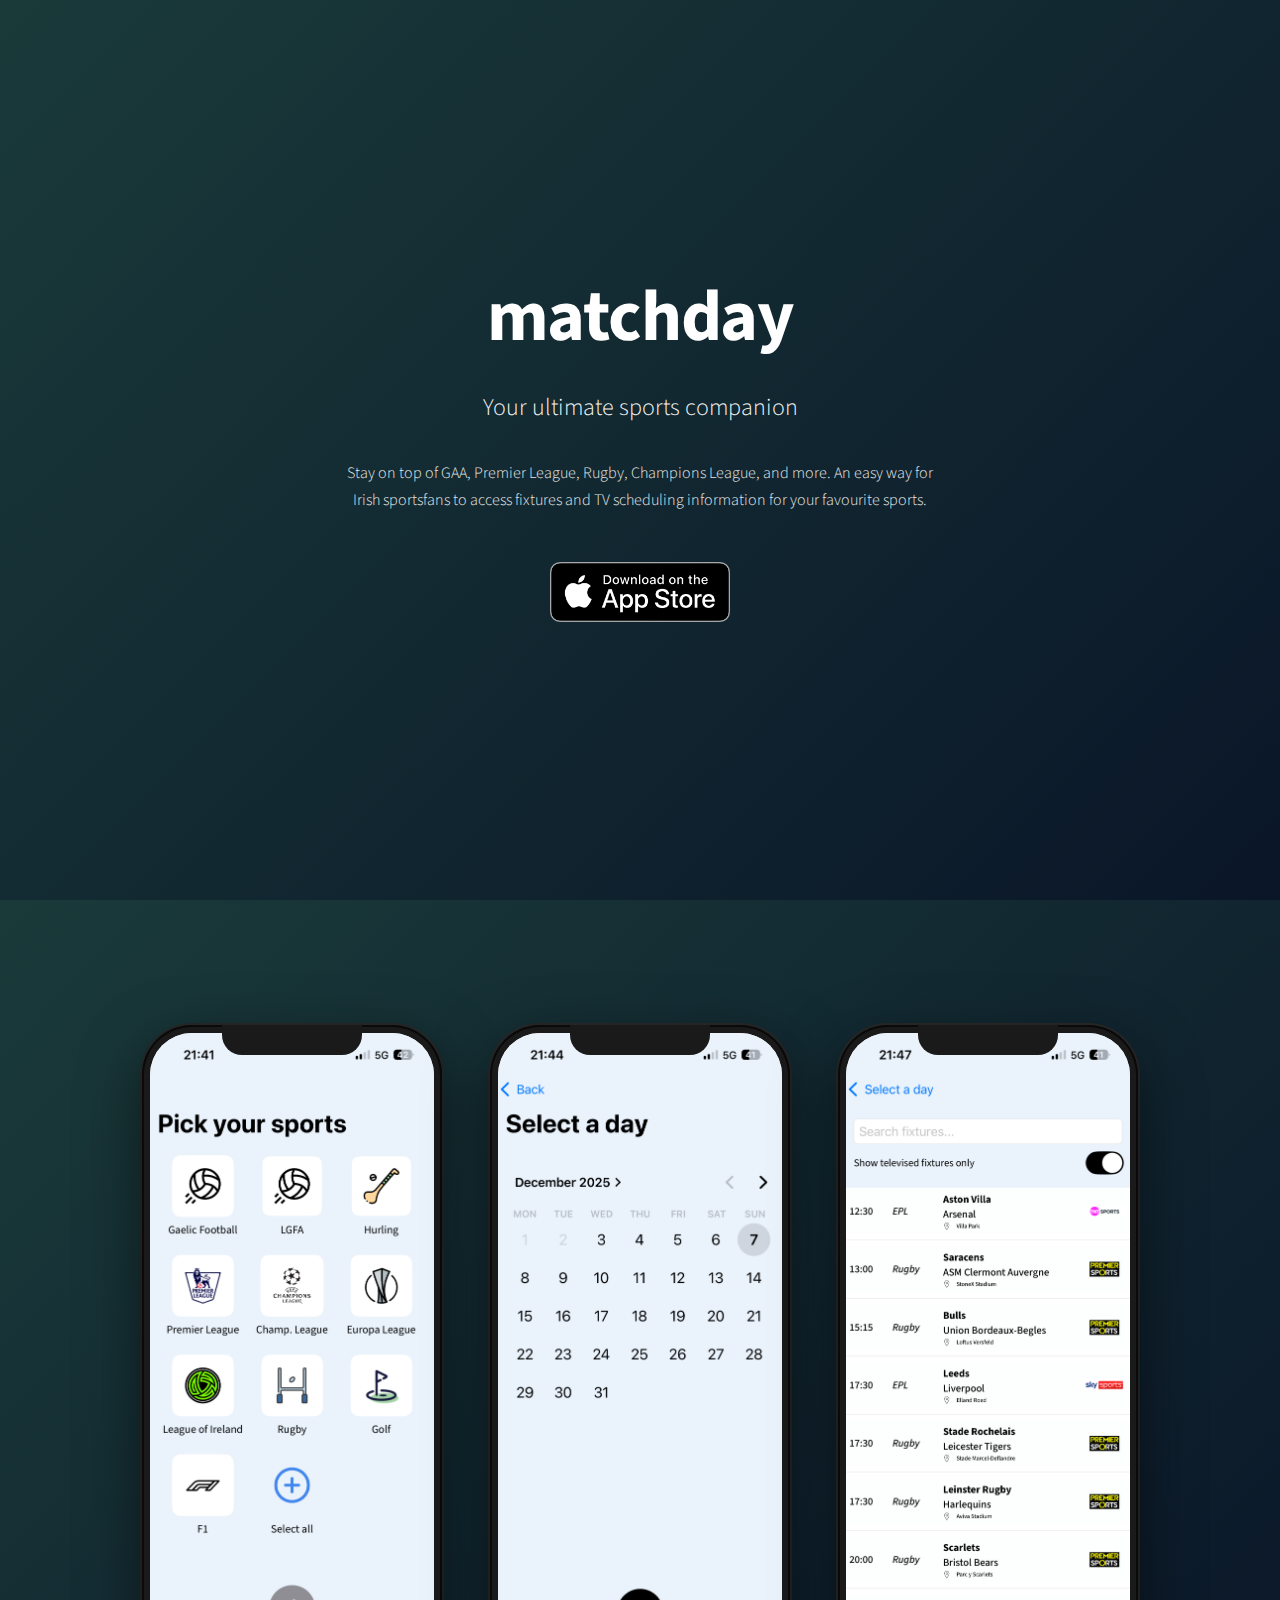
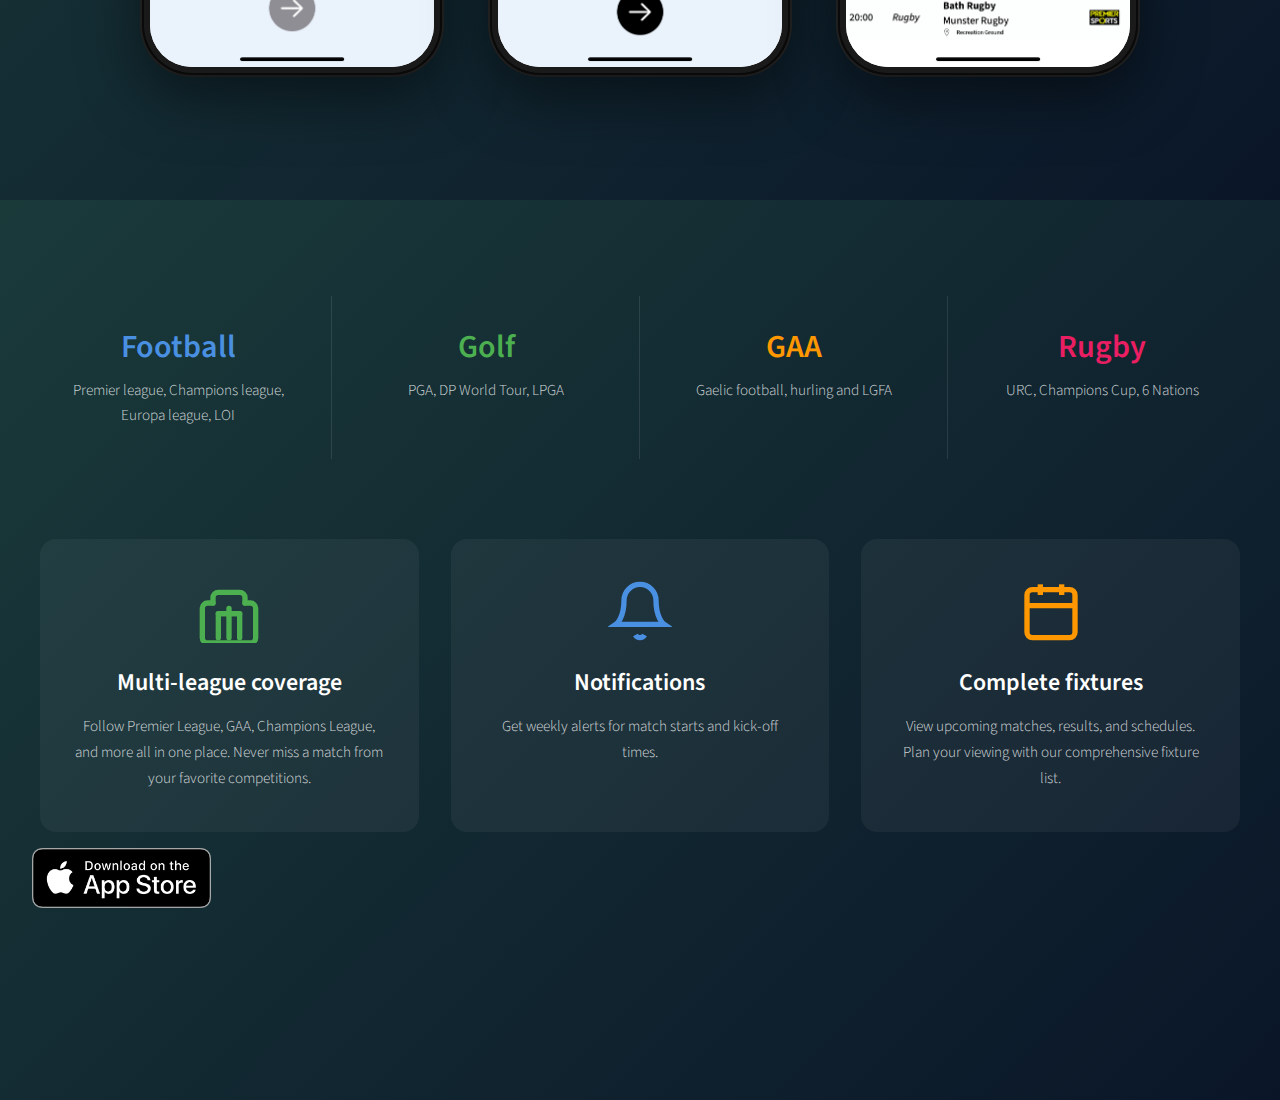
<file: index.html>
<!DOCTYPE html>
<html lang="en">
<head>
    <script type="application/ld+json">
        {
          "@context": "https://schema.org",
          "@type": "MobileApplication",
          "name": "Matchday Ireland",
          "operatingSystem": "iOS",
          "applicationCategory": "SportsApplication",
          "description": "Find upcoming GAA fixtures and TV listings in Ireland. Track match times across hurling, Gaelic football and more.",
          "url": "https://matchdayire.app/",
          "downloadUrl": "https://apps.apple.com/ie/app/matchday-pl-gaa-ucl-more/id6499235851",
          "offers": {
            "@type": "Offer",
            "price": "0",
            "priceCurrency": "EUR"
          }
        }
        </script>        
    <meta charset="UTF-8">
    <meta name="viewport" content="width=device-width, initial-scale=1.0">
    <link rel="icon" type="image/svg+xml" href="images/favicon-football.svg">
    <title>GAA fixtures and TV scheduling in Ireland | matchdayire.app</title>
    <meta name="description" content="Find upcoming GAA fixtures and TV listings in Ireland. Track match times across inter county and club hurling, Gaelic football and more with Matchday">
    <link rel="canonical" href="https://matchdayire.ie/">
    <meta name="robots" content="index,follow">
    <link rel="preconnect" href="https://fonts.googleapis.com">
    <link rel="preconnect" href="https://fonts.gstatic.com" crossorigin>
    <link href="https://fonts.googleapis.com/css2?family=Source+Sans+3:wght@300;400;600&display=swap" rel="stylesheet">
    <link rel="stylesheet" href="style.css">
</head>
<body>
    <main>
        <section class="hero">
            <div class="hero-content">
                <h1 class="hero-title">matchday</h1>
                <p class="hero-tagline">Your ultimate sports companion</p>
                <p class="hero-description">
                    Stay on top of GAA, Premier League, Rugby, Champions League, and more. 
                    An easy way for Irish sportsfans to access fixtures and TV scheduling 
                    information for your favourite sports.
                </p>
                <a href="https://apps.apple.com/ie/app/matchday-pl-gaa-ucl-more/id6499235851" class="app-store-button" target="_blank" rel="noopener noreferrer">
                    <img src="images/download_app_store.svg.png" alt="Download on the App Store" class="app-store-image">
                </a>
            </div>
        </section>

        <section class="screenshots">
            <div class="screenshots-container">
                <div class="iphone-mockup">
                    <div class="iphone-frame">
                        <div class="iphone-notch"></div>
                        <div class="iphone-screen">
                            <img src="images/screenshot_1.jpeg" alt="Matchday app screenshot - Fixtures list" class="screenshot-img" onerror="this.style.display='none'">
                        </div>
                    </div>
                </div>
                <div class="iphone-mockup">
                    <div class="iphone-frame">
                        <div class="iphone-notch"></div>
                        <div class="iphone-screen">
                            <img src="images/screenshot_2.jpeg" alt="Matchday app screenshot - Calendar selection" class="screenshot-img" onerror="this.style.display='none'">
                        </div>
                    </div>
                </div>
                <div class="iphone-mockup">
                    <div class="iphone-frame">
                        <div class="iphone-notch"></div>
                        <div class="iphone-screen">
                            <img src="images/screenshot_3.jpeg" alt="Matchday app screenshot - Sports selection" class="screenshot-img" onerror="this.style.display='none'">
                        </div>
                    </div>
                </div>
            </div>
        </section>

        <section class="widgets">
            <div class="widgets-container">
                <!-- Sports Categories -->
                <div class="sports-categories">
                    <div class="sport-item sport-football">
                        <h3 class="sport-title">Football</h3>
                        <p class="sport-description">Premier league, Champions league, Europa league, LOI</p>
                    </div>
                    <div class="sport-item sport-golf">
                        <h3 class="sport-title">Golf</h3>
                        <p class="sport-description">PGA, DP World Tour, LPGA</p>
                    </div>
                    <div class="sport-item sport-gaa">
                        <h3 class="sport-title">GAA</h3>
                        <p class="sport-description">Gaelic football, hurling and LGFA</p>
                    </div>
                    <div class="sport-item sport-rugby">
                        <h3 class="sport-title">Rugby</h3>
                        <p class="sport-description">URC, Champions Cup, 6 Nations</p>
                    </div>
                </div>

                <!-- Features -->
                <div class="features">
                    <div class="feature-card">
                        <div class="feature-icon feature-icon-trophy">
                            <svg viewBox="0 0 24 24" fill="none" stroke="currentColor" stroke-width="2" stroke-linecap="round" stroke-linejoin="round">
                                <path d="M6 9H4a2 2 0 0 0-2 2v11a2 2 0 0 0 2 2h16a2 2 0 0 0 2-2V11a2 2 0 0 0-2-2h-2"/>
                                <path d="M6 9V7a2 2 0 0 1 2-2h8a2 2 0 0 1 2 2v2"/>
                                <path d="M8 22V13h8v9"/>
                                <path d="M12 11v11"/>
                                <path d="M8 13h8"/>
                            </svg>
                        </div>
                        <h3 class="feature-title">Multi-league coverage</h3>
                        <p class="feature-description">Follow Premier League, GAA, Champions League, and more all in one place. Never miss a match from your favorite competitions.</p>
                    </div>
                    <div class="feature-card">
                        <div class="feature-icon feature-icon-bell">
                            <svg viewBox="0 0 24 24" fill="none" stroke="currentColor" stroke-width="2">
                                <path d="M18 8A6 6 0 0 0 6 8c0 7-3 9-3 9h18s-3-2-3-9"/>
                                <path d="M13.73 21a2 2 0 0 1-3.46 0"/>
                            </svg>
                        </div>
                        <h3 class="feature-title">Notifications</h3>
                        <p class="feature-description">Get weekly alerts for match starts and kick-off times.</p>
                    </div>
                    <div class="feature-card">
                        <div class="feature-icon feature-icon-calendar">
                            <svg viewBox="0 0 24 24" fill="none" stroke="currentColor" stroke-width="2">
                                <rect x="3" y="4" width="18" height="18" rx="2" ry="2"/>
                                <line x1="16" y1="2" x2="16" y2="6"/>
                                <line x1="8" y1="2" x2="8" y2="6"/>
                                <line x1="3" y1="10" x2="21" y2="10"/>
                            </svg>
                        </div>
                        <h3 class="feature-title">Complete fixtures</h3>
                        <p class="feature-description">View upcoming matches, results, and schedules. Plan your viewing with our comprehensive fixture list.</p>
                    </div>
                </div>
            </div>
            <div class="widgets-download">
                <a href="https://apps.apple.com/ie/app/matchday-pl-gaa-ucl-more/id6499235851" class="app-store-button" target="_blank" rel="noopener noreferrer">
                    <img src="images/download_app_store.svg.png" alt="Download on the App Store" class="app-store-image">
                </a>
            </div>
        </section>   
    </main>
</body>
</html>
</file>
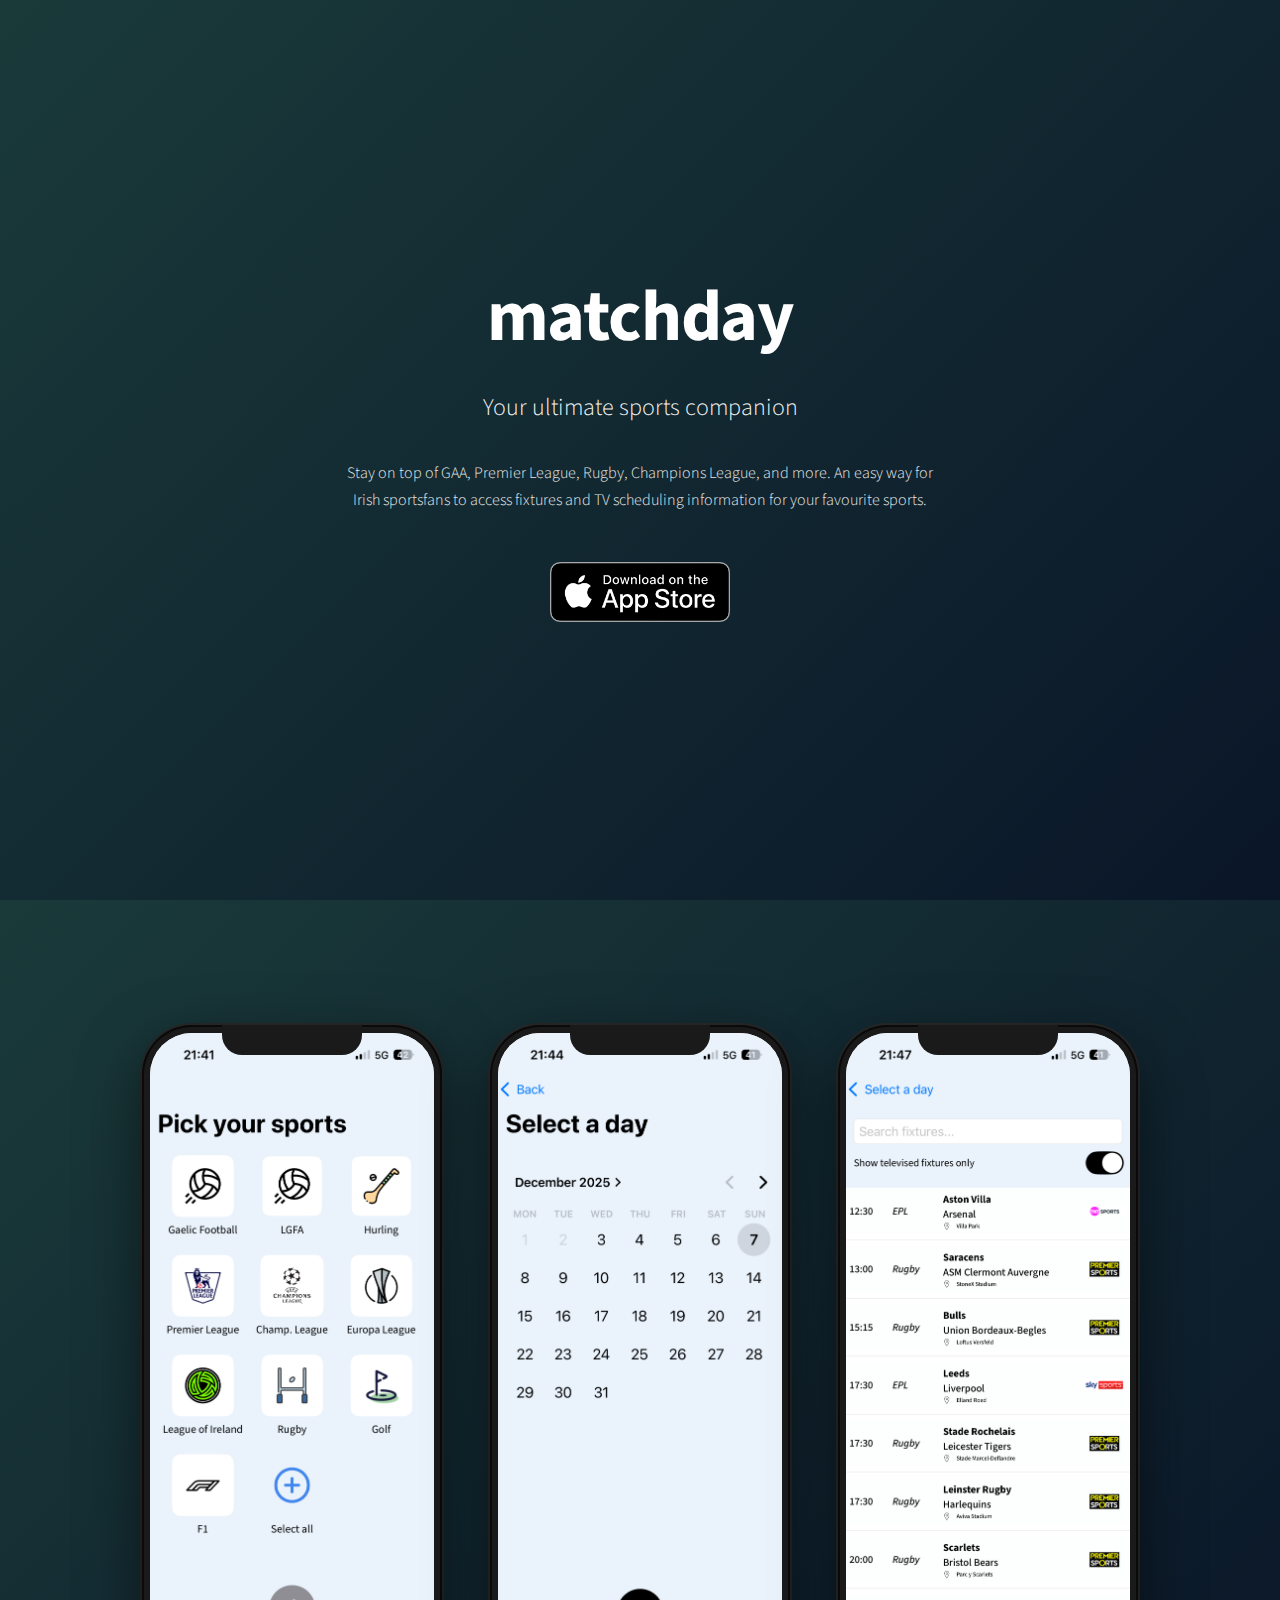
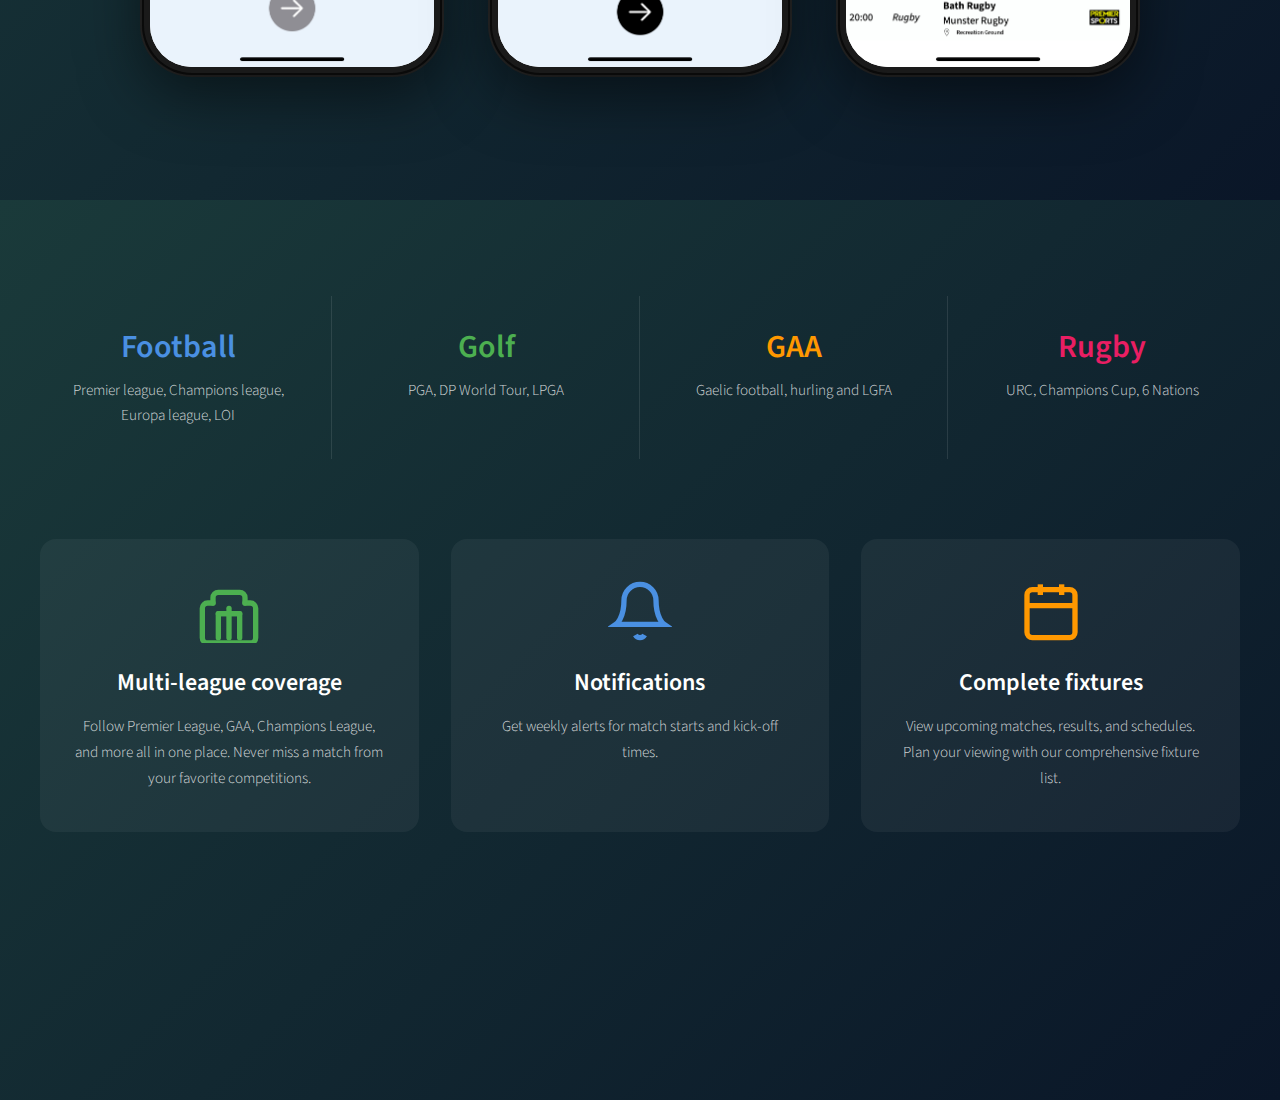
<file: v2/index.html>
<!DOCTYPE html>
<html lang="en">
<head>
    <meta charset="UTF-8">
    <meta name="viewport" content="width=device-width, initial-scale=1.0">
    <title>matchday - Your ultimate sports companion</title>
    <link rel="preconnect" href="https://fonts.googleapis.com">
    <link rel="preconnect" href="https://fonts.gstatic.com" crossorigin>
    <link href="https://fonts.googleapis.com/css2?family=Source+Sans+3:wght@300;400;600&display=swap" rel="stylesheet">
    <link rel="stylesheet" href="style.css">
</head>
<body>
    <main>
        <section class="hero">
            <div class="hero-content">
                <h1 class="hero-title">matchday</h1>
                <p class="hero-tagline">Your ultimate sports companion</p>
                <p class="hero-description">
                    Stay on top of GAA, Premier League, Rugby, Champions League, and more. 
                    An easy way for Irish sportsfans to access fixtures and TV scheduling 
                    information for your favourite sports.
                </p>
                <a href="#" class="app-store-button">
                    <img src="images/download_app_store.svg.png" alt="Download on the App Store" class="app-store-image">
                </a>
            </div>
        </section>

        <section class="screenshots">
            <div class="screenshots-container">
                <div class="iphone-mockup">
                    <div class="iphone-frame">
                        <div class="iphone-notch"></div>
                        <div class="iphone-screen">
                            <img src="images/screenshot_1.jpeg" alt="Matchday app screenshot - Fixtures list" class="screenshot-img" onerror="this.style.display='none'">
                        </div>
                    </div>
                </div>
                <div class="iphone-mockup">
                    <div class="iphone-frame">
                        <div class="iphone-notch"></div>
                        <div class="iphone-screen">
                            <img src="images/screenshot_2.jpeg" alt="Matchday app screenshot - Calendar selection" class="screenshot-img" onerror="this.style.display='none'">
                        </div>
                    </div>
                </div>
                <div class="iphone-mockup">
                    <div class="iphone-frame">
                        <div class="iphone-notch"></div>
                        <div class="iphone-screen">
                            <img src="images/screenshot_3.jpeg" alt="Matchday app screenshot - Sports selection" class="screenshot-img" onerror="this.style.display='none'">
                        </div>
                    </div>
                </div>
            </div>
        </section>

        <section class="widgets">
            <div class="widgets-container">
                <!-- Sports Categories -->
                <div class="sports-categories">
                    <div class="sport-item sport-football">
                        <h3 class="sport-title">Football</h3>
                        <p class="sport-description">Premier league, Champions league, Europa league, LOI</p>
                    </div>
                    <div class="sport-item sport-golf">
                        <h3 class="sport-title">Golf</h3>
                        <p class="sport-description">PGA, DP World Tour, LPGA</p>
                    </div>
                    <div class="sport-item sport-gaa">
                        <h3 class="sport-title">GAA</h3>
                        <p class="sport-description">Gaelic football, hurling and LGFA</p>
                    </div>
                    <div class="sport-item sport-rugby">
                        <h3 class="sport-title">Rugby</h3>
                        <p class="sport-description">URC, Champions Cup, 6 Nations</p>
                    </div>
                </div>

                <!-- Features -->
                <div class="features">
                    <div class="feature-card">
                        <div class="feature-icon feature-icon-trophy">
                            <svg viewBox="0 0 24 24" fill="none" stroke="currentColor" stroke-width="2" stroke-linecap="round" stroke-linejoin="round">
                                <path d="M6 9H4a2 2 0 0 0-2 2v11a2 2 0 0 0 2 2h16a2 2 0 0 0 2-2V11a2 2 0 0 0-2-2h-2"/>
                                <path d="M6 9V7a2 2 0 0 1 2-2h8a2 2 0 0 1 2 2v2"/>
                                <path d="M8 22V13h8v9"/>
                                <path d="M12 11v11"/>
                                <path d="M8 13h8"/>
                            </svg>
                        </div>
                        <h3 class="feature-title">Multi-league coverage</h3>
                        <p class="feature-description">Follow Premier League, GAA, Champions League, and more all in one place. Never miss a match from your favorite competitions.</p>
                    </div>
                    <div class="feature-card">
                        <div class="feature-icon feature-icon-bell">
                            <svg viewBox="0 0 24 24" fill="none" stroke="currentColor" stroke-width="2">
                                <path d="M18 8A6 6 0 0 0 6 8c0 7-3 9-3 9h18s-3-2-3-9"/>
                                <path d="M13.73 21a2 2 0 0 1-3.46 0"/>
                            </svg>
                        </div>
                        <h3 class="feature-title">Notifications</h3>
                        <p class="feature-description">Get weekly alerts for match starts and kick-off times.</p>
                    </div>
                    <div class="feature-card">
                        <div class="feature-icon feature-icon-calendar">
                            <svg viewBox="0 0 24 24" fill="none" stroke="currentColor" stroke-width="2">
                                <rect x="3" y="4" width="18" height="18" rx="2" ry="2"/>
                                <line x1="16" y1="2" x2="16" y2="6"/>
                                <line x1="8" y1="2" x2="8" y2="6"/>
                                <line x1="3" y1="10" x2="21" y2="10"/>
                            </svg>
                        </div>
                        <h3 class="feature-title">Complete fixtures</h3>
                        <p class="feature-description">View upcoming matches, results, and schedules. Plan your viewing with our comprehensive fixture list.</p>
                    </div>
                </div>
            </div>
        </section>
    </main>
</body>
</html>
</file>
<file: style.css>
* {
    margin: 0;
    padding: 0;
    box-sizing: border-box;
}

body {
    font-family: 'Source Sans 3', -apple-system, BlinkMacSystemFont, 'Segoe UI', Roboto, Oxygen, Ubuntu, Cantarell, sans-serif;
    line-height: 1.6;
    color: #fff;
    overflow-x: hidden;
    min-height: 100vh;
}

/* Hero Section */
.hero {
    min-height: 100vh;
    display: flex;
    align-items: center;
    justify-content: center;
    background: linear-gradient(135deg, #1a3a3a 0%, #0a1628 100%);
    text-align: center;
    padding: 2rem;
    position: relative;
}

.hero-content {
    max-width: 700px;
    width: 100%;
    display: flex;
    flex-direction: column;
    align-items: center;
    gap: 2rem;
    animation: fadeInUp 1s ease-out;
}

.hero-title {
    font-size: 4.5rem;
    font-weight: 700;
    letter-spacing: -0.02em;
    margin: 0;
    color: #fff;
    line-height: 1.1;
}

.hero-tagline {
    font-size: 1.5rem;
    font-weight: 300;
    color: #fff;
    margin: 0;
    opacity: 0.95;
}

.hero-description {
    font-size: 1rem;
    font-weight: 300;
    color: #fff;
    line-height: 1.7;
    margin: 0;
    opacity: 0.9;
    max-width: 600px;
}

/* App Store Button */
.app-store-button {
    display: inline-block;
    text-decoration: none;
    transition: all 0.3s ease;
    margin-top: 1rem;
}

.app-store-button:hover {
    transform: translateY(-2px);
    opacity: 0.9;
}

.app-store-image {
    height: 60px;
    width: auto;
    display: block;
}

/* Screenshots Section */
.screenshots {
    background: linear-gradient(135deg, #1a3a3a 0%, #0a1628 100%);
    padding: 4rem 2rem;
    display: flex;
    justify-content: center;
    align-items: center;
    min-height: 100vh;
}

.screenshots-container {
    display: flex;
    gap: 3rem;
    justify-content: center;
    align-items: center;
    flex-wrap: wrap;
    max-width: 1400px;
    width: 100%;
}

.iphone-mockup {
    perspective: 1000px;
    animation: fadeInUp 1s ease-out;
    animation-fill-mode: both;
}

.iphone-mockup:nth-child(1) {
    animation-delay: 0.2s;
}

.iphone-mockup:nth-child(2) {
    animation-delay: 0.4s;
}

.iphone-mockup:nth-child(3) {
    animation-delay: 0.6s;
}

.iphone-frame {
    width: 300px;
    height: 650px;
    background: #1a1a1a;
    border-radius: 50px;
    padding: 8px;
    box-shadow: 0 20px 60px rgba(0, 0, 0, 0.5),
                0 0 0 2px #2a2a2a,
                inset 0 0 0 2px #0a0a0a;
    position: relative;
}

.iphone-notch {
    position: absolute;
    top: 0;
    left: 50%;
    transform: translateX(-50%);
    width: 140px;
    height: 30px;
    background: #1a1a1a;
    border-radius: 0 0 20px 20px;
    z-index: 10;
}

.iphone-screen {
    width: 100%;
    height: 100%;
    background: #f5f5f5;
    border-radius: 42px;
    overflow: hidden;
    position: relative;
    display: flex;
    align-items: center;
    justify-content: center;
}

.iphone-screen::before {
    content: 'Add screenshot image';
    position: absolute;
    color: #999;
    font-size: 0.9rem;
    font-weight: 300;
    text-align: center;
    z-index: 1;
    pointer-events: none;
}

.screenshot-img {
    width: 100%;
    height: 100%;
    object-fit: cover;
    display: block;
    position: relative;
    z-index: 2;
}

.screenshot-img[src=""],
.screenshot-img:not([src]),
.screenshot-img[style*="display: none"] {
    display: none;
}

.iphone-screen:has(.screenshot-img:not([style*="display: none"]))::before {
    display: none;
}

/* Widgets Section */
.widgets {
    background: linear-gradient(135deg, #1a3a3a 0%, #0a1628 100%);
    padding: 6rem 2rem;
    min-height: 100vh;
}

.widgets-container {
    max-width: 1200px;
    margin: 0 auto;
    display: flex;
    flex-direction: column;
    gap: 5rem;
}

/* Sports Categories */
.sports-categories {
    display: grid;
    grid-template-columns: repeat(4, 1fr);
    gap: 2rem;
    position: relative;
}

.sport-item:not(:last-child)::after {
    content: '';
    position: absolute;
    top: 0;
    bottom: 0;
    right: -1rem;
    width: 1px;
    background: rgba(255, 255, 255, 0.1);
}

.sport-item {
    text-align: center;
    padding: 2rem 1rem;
    position: relative;
}

.sport-title {
    font-size: 2rem;
    font-weight: 600;
    margin-bottom: 0.75rem;
    line-height: 1.2;
}

.sport-football .sport-title {
    color: #4a90e2;
}

.sport-golf .sport-title {
    color: #4caf50;
}

.sport-gaa .sport-title {
    color: #ff9800;
}

.sport-rugby .sport-title {
    color: #e91e63;
}

.sport-description {
    font-size: 0.95rem;
    font-weight: 300;
    color: rgba(255, 255, 255, 0.8);
    line-height: 1.6;
    margin: 0;
}

/* Features */
.features {
    display: grid;
    grid-template-columns: repeat(3, 1fr);
    gap: 2rem;
}

.feature-card {
    background: rgba(255, 255, 255, 0.05);
    border-radius: 16px;
    padding: 2.5rem 2rem;
    text-align: center;
    transition: all 0.3s ease;
}

.feature-card:hover {
    background: rgba(255, 255, 255, 0.08);
    transform: translateY(-4px);
}

.feature-icon {
    width: 64px;
    height: 64px;
    margin: 0 auto 1.5rem;
    display: flex;
    align-items: center;
    justify-content: center;
}

.feature-icon svg {
    width: 100%;
    height: 100%;
    stroke-width: 2;
}

.feature-icon-trophy {
    color: #4caf50;
}

.feature-icon-bell {
    color: #4a90e2;
}

.feature-icon-calendar {
    color: #ff9800;
}

.feature-title {
    font-size: 1.5rem;
    font-weight: 600;
    color: #fff;
    margin-bottom: 1rem;
    line-height: 1.3;
}

.feature-description {
    font-size: 0.95rem;
    font-weight: 300;
    color: rgba(255, 255, 255, 0.8);
    line-height: 1.7;
    margin: 0;
}

/* Animations */
@keyframes fadeInUp {
    from {
        opacity: 0;
        transform: translateY(30px);
    }
    to {
        opacity: 1;
        transform: translateY(0);
    }
}

/* Responsive Design */
@media (max-width: 768px) {
    .hero-title {
        font-size: 3.5rem;
    }

    .hero-tagline {
        font-size: 1.25rem;
    }

    .hero-description {
        font-size: 0.95rem;
        padding: 0 1rem;
    }

    .app-store-image {
        height: 50px;
    }

    .screenshots {
        padding: 3rem 1rem;
    }

    .screenshots-container {
        gap: 2rem;
    }

    .iphone-frame {
        width: 250px;
        height: 540px;
        border-radius: 42px;
        padding: 6px;
    }

    .iphone-notch {
        width: 120px;
        height: 25px;
        border-radius: 0 0 18px 18px;
    }

    .iphone-screen {
        border-radius: 36px;
    }

    .widgets {
        padding: 4rem 1.5rem;
    }

    .widgets-container {
        gap: 3rem;
    }

    .sports-categories {
        grid-template-columns: repeat(2, 1fr);
        gap: 1.5rem;
    }

    .sport-title {
        font-size: 1.75rem;
    }

    .sport-description {
        font-size: 0.9rem;
    }

    .features {
        grid-template-columns: 1fr;
        gap: 1.5rem;
    }

    .feature-card {
        padding: 2rem 1.5rem;
    }
}

@media (max-width: 480px) {
    .hero-title {
        font-size: 2.75rem;
    }

    .hero-tagline {
        font-size: 1.1rem;
    }

    .hero-description {
        font-size: 0.9rem;
    }

    .hero-content {
        gap: 1.5rem;
    }

    .screenshots {
        padding: 2rem 1rem;
    }

    .screenshots-container {
        gap: 1.5rem;
    }

    .iphone-frame {
        width: 220px;
        height: 475px;
        border-radius: 38px;
        padding: 5px;
    }

    .iphone-notch {
        width: 110px;
        height: 22px;
        border-radius: 0 0 16px 16px;
    }

    .iphone-screen {
        border-radius: 33px;
    }

    .widgets {
        padding: 4rem 1rem;
    }

    .widgets-container {
        gap: 4rem;
    }

    .sports-categories {
        grid-template-columns: repeat(2, 1fr);
        gap: 2rem;
    }

    .sport-item:not(:last-child)::after {
        display: none;
    }

    .features {
        grid-template-columns: 1fr;
        gap: 1.5rem;
    }

    .feature-card {
        padding: 2rem 1.5rem;
    }
}
</file>
<file: v2/style.css>
* {
    margin: 0;
    padding: 0;
    box-sizing: border-box;
}

body {
    font-family: 'Source Sans 3', -apple-system, BlinkMacSystemFont, 'Segoe UI', Roboto, Oxygen, Ubuntu, Cantarell, sans-serif;
    line-height: 1.6;
    color: #fff;
    overflow-x: hidden;
    min-height: 100vh;
}

/* Hero Section */
.hero {
    min-height: 100vh;
    display: flex;
    align-items: center;
    justify-content: center;
    background: linear-gradient(135deg, #1a3a3a 0%, #0a1628 100%);
    text-align: center;
    padding: 2rem;
    position: relative;
}

.hero-content {
    max-width: 700px;
    width: 100%;
    display: flex;
    flex-direction: column;
    align-items: center;
    gap: 2rem;
    animation: fadeInUp 1s ease-out;
}

.hero-title {
    font-size: 4.5rem;
    font-weight: 700;
    letter-spacing: -0.02em;
    margin: 0;
    color: #fff;
    line-height: 1.1;
}

.hero-tagline {
    font-size: 1.5rem;
    font-weight: 300;
    color: #fff;
    margin: 0;
    opacity: 0.95;
}

.hero-description {
    font-size: 1rem;
    font-weight: 300;
    color: #fff;
    line-height: 1.7;
    margin: 0;
    opacity: 0.9;
    max-width: 600px;
}

/* App Store Button */
.app-store-button {
    display: inline-block;
    text-decoration: none;
    transition: all 0.3s ease;
    margin-top: 1rem;
}

.app-store-button:hover {
    transform: translateY(-2px);
    opacity: 0.9;
}

.app-store-image {
    height: 60px;
    width: auto;
    display: block;
}

/* Screenshots Section */
.screenshots {
    background: linear-gradient(135deg, #1a3a3a 0%, #0a1628 100%);
    padding: 4rem 2rem;
    display: flex;
    justify-content: center;
    align-items: center;
    min-height: 100vh;
}

.screenshots-container {
    display: flex;
    gap: 3rem;
    justify-content: center;
    align-items: center;
    flex-wrap: wrap;
    max-width: 1400px;
    width: 100%;
}

.iphone-mockup {
    perspective: 1000px;
    animation: fadeInUp 1s ease-out;
    animation-fill-mode: both;
}

.iphone-mockup:nth-child(1) {
    animation-delay: 0.2s;
}

.iphone-mockup:nth-child(2) {
    animation-delay: 0.4s;
}

.iphone-mockup:nth-child(3) {
    animation-delay: 0.6s;
}

.iphone-frame {
    width: 300px;
    height: 650px;
    background: #1a1a1a;
    border-radius: 50px;
    padding: 8px;
    box-shadow: 0 20px 60px rgba(0, 0, 0, 0.5),
                0 0 0 2px #2a2a2a,
                inset 0 0 0 2px #0a0a0a;
    position: relative;
}

.iphone-notch {
    position: absolute;
    top: 0;
    left: 50%;
    transform: translateX(-50%);
    width: 140px;
    height: 30px;
    background: #1a1a1a;
    border-radius: 0 0 20px 20px;
    z-index: 10;
}

.iphone-screen {
    width: 100%;
    height: 100%;
    background: #f5f5f5;
    border-radius: 42px;
    overflow: hidden;
    position: relative;
    display: flex;
    align-items: center;
    justify-content: center;
}

.iphone-screen::before {
    content: 'Add screenshot image';
    position: absolute;
    color: #999;
    font-size: 0.9rem;
    font-weight: 300;
    text-align: center;
    z-index: 1;
    pointer-events: none;
}

.screenshot-img {
    width: 100%;
    height: 100%;
    object-fit: cover;
    display: block;
    position: relative;
    z-index: 2;
}

.screenshot-img[src=""],
.screenshot-img:not([src]),
.screenshot-img[style*="display: none"] {
    display: none;
}

.iphone-screen:has(.screenshot-img:not([style*="display: none"]))::before {
    display: none;
}

/* Widgets Section */
.widgets {
    background: linear-gradient(135deg, #1a3a3a 0%, #0a1628 100%);
    padding: 6rem 2rem;
    min-height: 100vh;
}

.widgets-container {
    max-width: 1200px;
    margin: 0 auto;
    display: flex;
    flex-direction: column;
    gap: 5rem;
}

/* Sports Categories */
.sports-categories {
    display: grid;
    grid-template-columns: repeat(4, 1fr);
    gap: 2rem;
    position: relative;
}

.sport-item:not(:last-child)::after {
    content: '';
    position: absolute;
    top: 0;
    bottom: 0;
    right: -1rem;
    width: 1px;
    background: rgba(255, 255, 255, 0.1);
}

.sport-item {
    text-align: center;
    padding: 2rem 1rem;
    position: relative;
}

.sport-title {
    font-size: 2rem;
    font-weight: 600;
    margin-bottom: 0.75rem;
    line-height: 1.2;
}

.sport-football .sport-title {
    color: #4a90e2;
}

.sport-golf .sport-title {
    color: #4caf50;
}

.sport-gaa .sport-title {
    color: #ff9800;
}

.sport-rugby .sport-title {
    color: #e91e63;
}

.sport-description {
    font-size: 0.95rem;
    font-weight: 300;
    color: rgba(255, 255, 255, 0.8);
    line-height: 1.6;
    margin: 0;
}

/* Features */
.features {
    display: grid;
    grid-template-columns: repeat(3, 1fr);
    gap: 2rem;
}

.feature-card {
    background: rgba(255, 255, 255, 0.05);
    border-radius: 16px;
    padding: 2.5rem 2rem;
    text-align: center;
    transition: all 0.3s ease;
}

.feature-card:hover {
    background: rgba(255, 255, 255, 0.08);
    transform: translateY(-4px);
}

.feature-icon {
    width: 64px;
    height: 64px;
    margin: 0 auto 1.5rem;
    display: flex;
    align-items: center;
    justify-content: center;
}

.feature-icon svg {
    width: 100%;
    height: 100%;
    stroke-width: 2;
}

.feature-icon-trophy {
    color: #4caf50;
}

.feature-icon-bell {
    color: #4a90e2;
}

.feature-icon-calendar {
    color: #ff9800;
}

.feature-title {
    font-size: 1.5rem;
    font-weight: 600;
    color: #fff;
    margin-bottom: 1rem;
    line-height: 1.3;
}

.feature-description {
    font-size: 0.95rem;
    font-weight: 300;
    color: rgba(255, 255, 255, 0.8);
    line-height: 1.7;
    margin: 0;
}

/* Animations */
@keyframes fadeInUp {
    from {
        opacity: 0;
        transform: translateY(30px);
    }
    to {
        opacity: 1;
        transform: translateY(0);
    }
}

/* Responsive Design */
@media (max-width: 768px) {
    .hero-title {
        font-size: 3.5rem;
    }

    .hero-tagline {
        font-size: 1.25rem;
    }

    .hero-description {
        font-size: 0.95rem;
        padding: 0 1rem;
    }

    .app-store-image {
        height: 50px;
    }

    .screenshots {
        padding: 3rem 1rem;
    }

    .screenshots-container {
        gap: 2rem;
    }

    .iphone-frame {
        width: 250px;
        height: 540px;
        border-radius: 42px;
        padding: 6px;
    }

    .iphone-notch {
        width: 120px;
        height: 25px;
        border-radius: 0 0 18px 18px;
    }

    .iphone-screen {
        border-radius: 36px;
    }

    .widgets {
        padding: 4rem 1.5rem;
    }

    .widgets-container {
        gap: 3rem;
    }

    .sports-categories {
        grid-template-columns: repeat(2, 1fr);
        gap: 1.5rem;
    }

    .sport-title {
        font-size: 1.75rem;
    }

    .sport-description {
        font-size: 0.9rem;
    }

    .features {
        grid-template-columns: 1fr;
        gap: 1.5rem;
    }

    .feature-card {
        padding: 2rem 1.5rem;
    }
}

@media (max-width: 480px) {
    .hero-title {
        font-size: 2.75rem;
    }

    .hero-tagline {
        font-size: 1.1rem;
    }

    .hero-description {
        font-size: 0.9rem;
    }

    .hero-content {
        gap: 1.5rem;
    }

    .screenshots {
        padding: 2rem 1rem;
    }

    .screenshots-container {
        gap: 1.5rem;
    }

    .iphone-frame {
        width: 220px;
        height: 475px;
        border-radius: 38px;
        padding: 5px;
    }

    .iphone-notch {
        width: 110px;
        height: 22px;
        border-radius: 0 0 16px 16px;
    }

    .iphone-screen {
        border-radius: 33px;
    }

    .widgets {
        padding: 4rem 1rem;
    }

    .widgets-container {
        gap: 4rem;
    }

    .sports-categories {
        grid-template-columns: repeat(2, 1fr);
        gap: 2rem;
    }

    .sport-item:not(:last-child)::after {
        display: none;
    }

    .features {
        grid-template-columns: 1fr;
        gap: 1.5rem;
    }

    .feature-card {
        padding: 2rem 1.5rem;
    }
}
</file>
